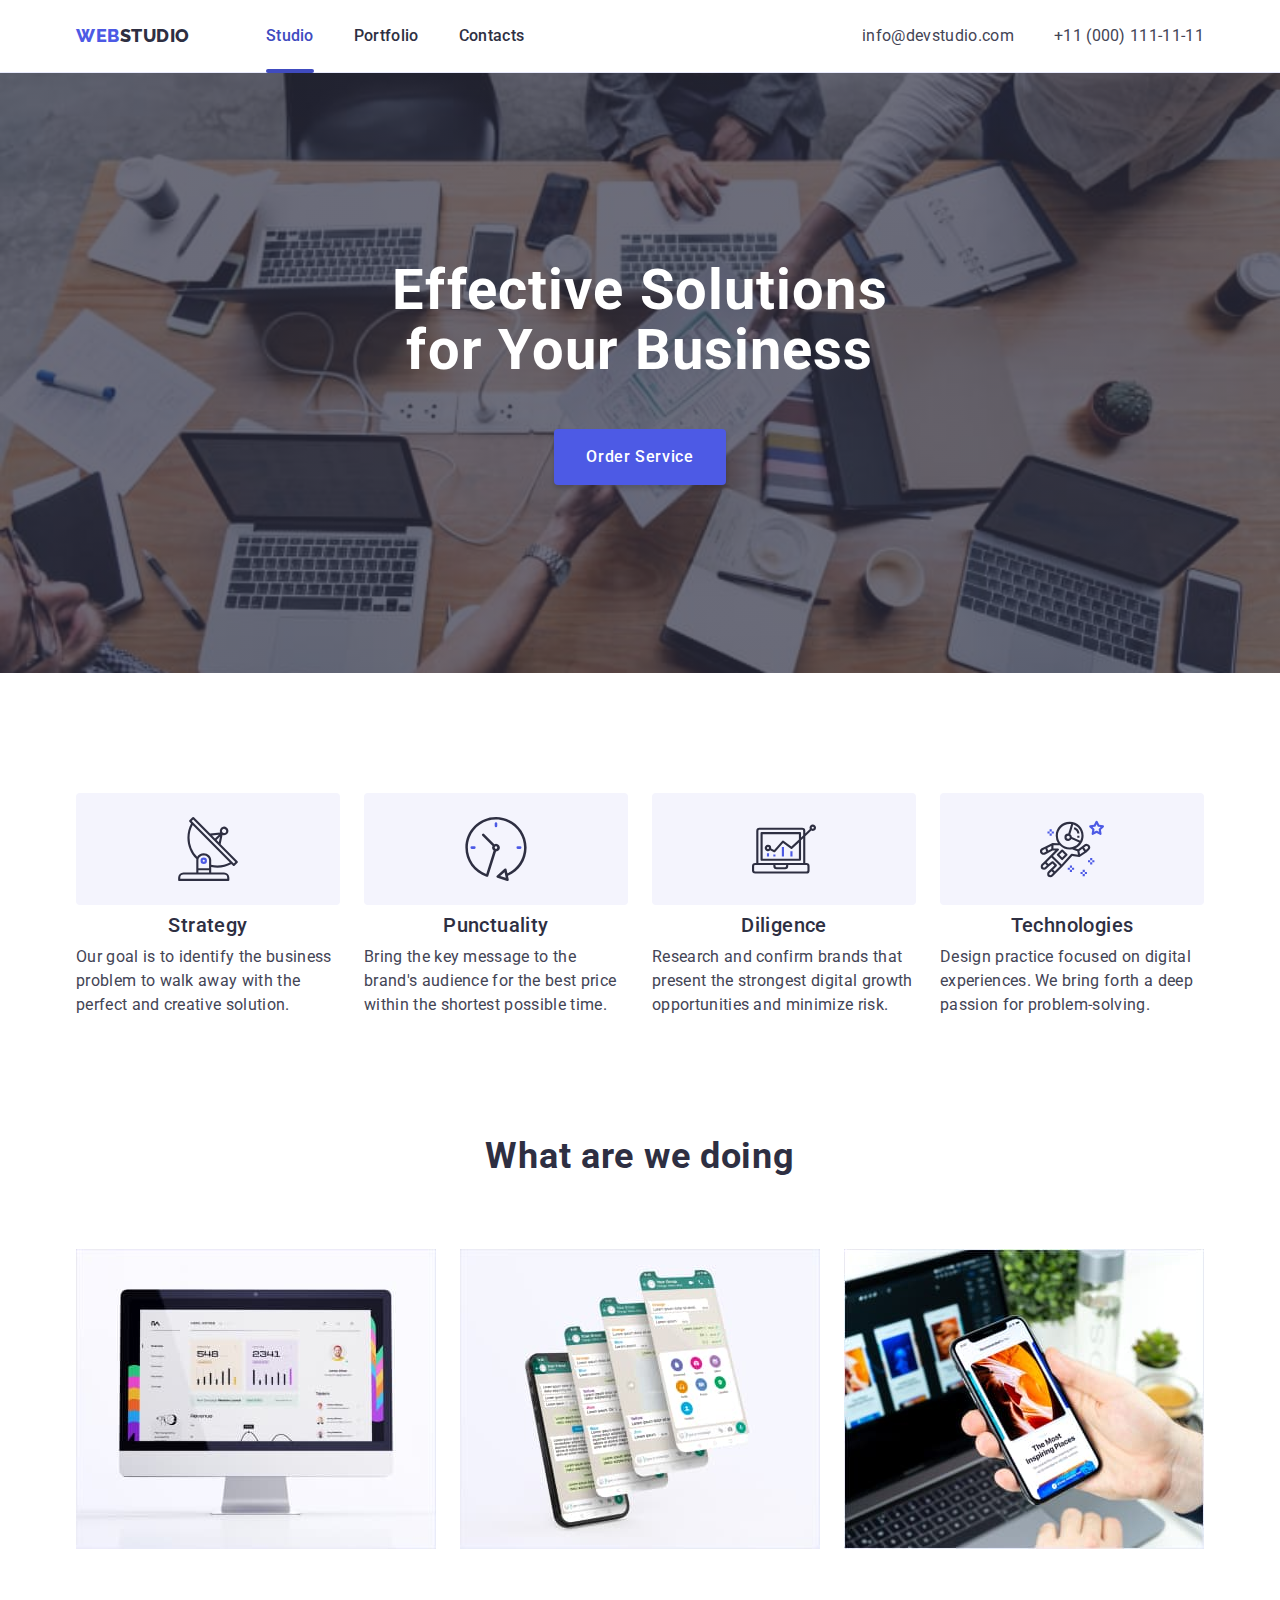
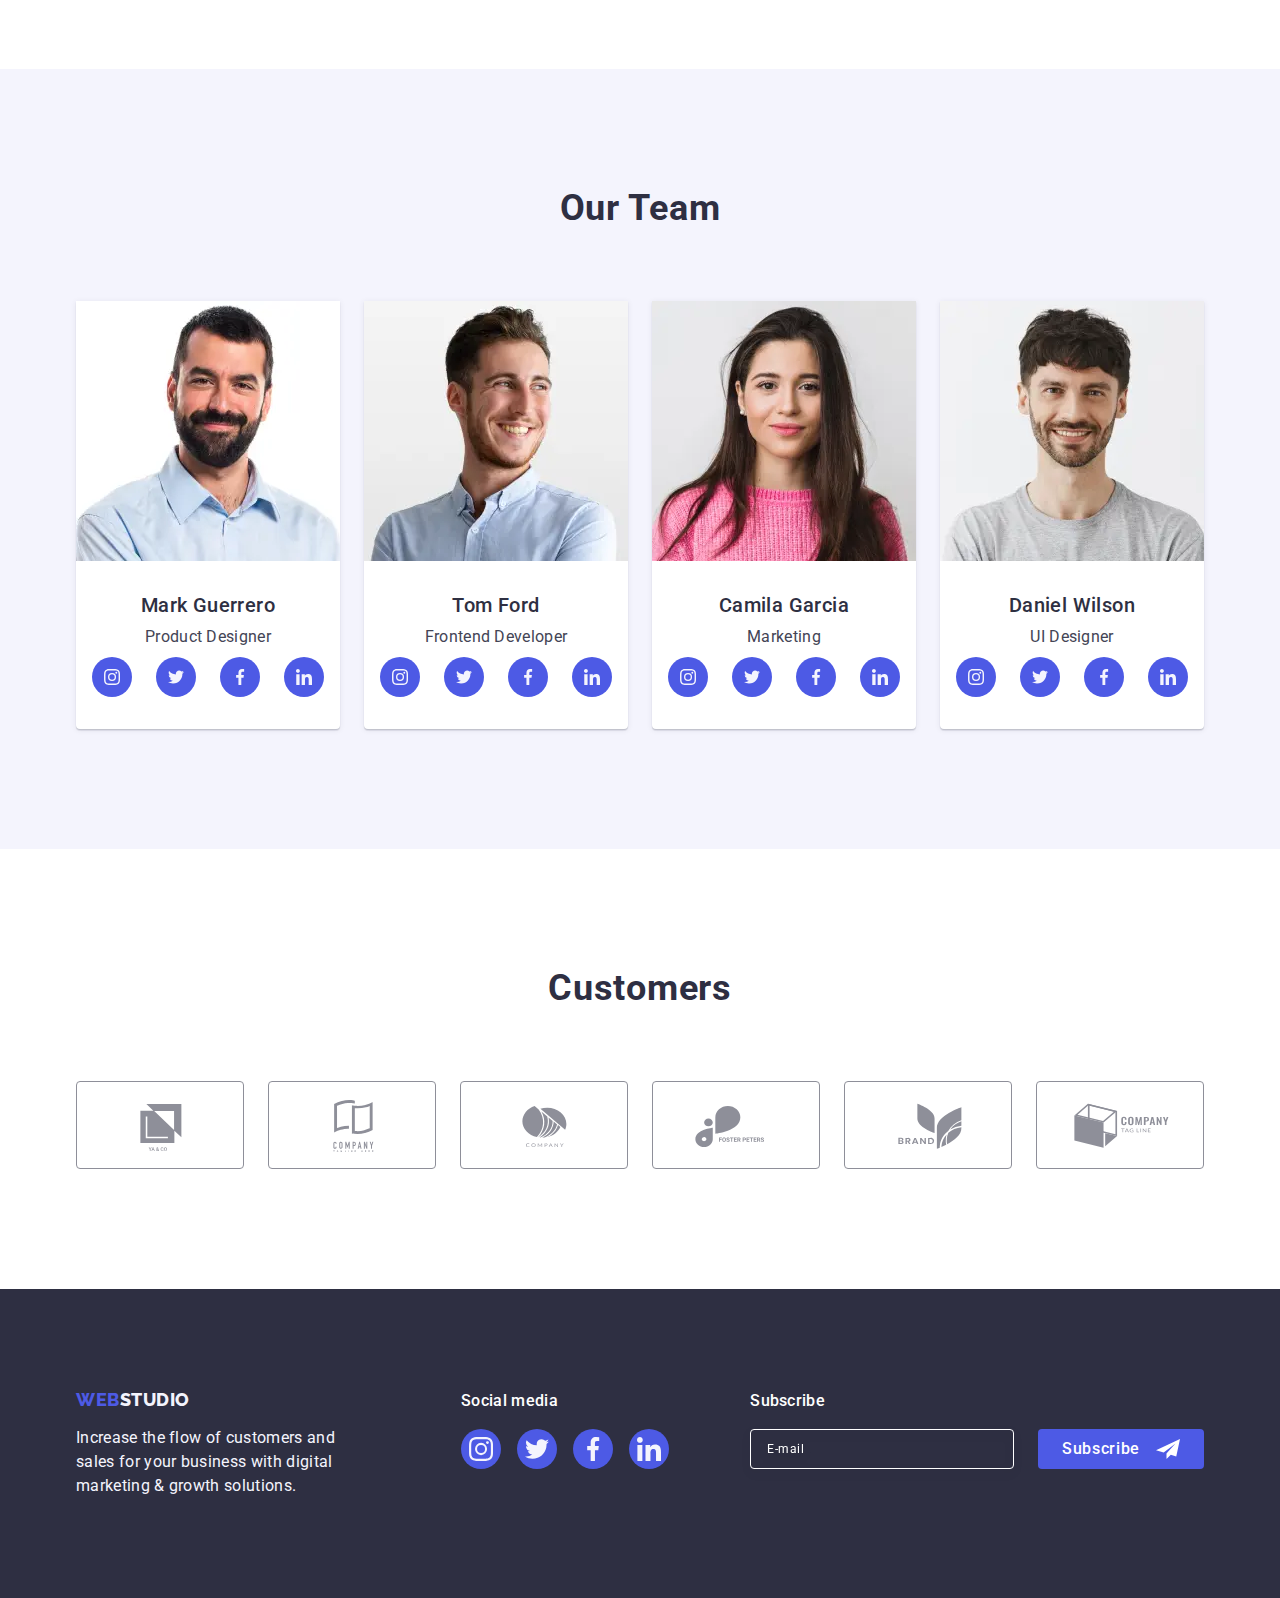
<file: index.html>
<!DOCTYPE html>
<html lang="en">
  <head>
    <meta charset="UTF-8" />
    <meta http-equiv="X-UA-Compatible" content="IE=edge" />
    <meta name="viewport" content="width=device-width, initial-scale=1.0" />
    <title>Web Studio</title>

    <link rel="preconnect" href="https://fonts.googleapis.com" />
    <link rel="preconnect" href="https://fonts.gstatic.com" crossorigin />
    <link
      href="https://fonts.googleapis.com/css2?family=Raleway:wght@800&family=Roboto:wght@400;500;700;900&display=swap"
      rel="stylesheet"
    />
    <link
      href="https://cdn.jsdelivr.net/npm/modern-normalize@2.0.0/modern-normalize.min.css"
      rel="stylesheet"
    />
    <link rel="stylesheet" href="./css/styles.css" />
    <link rel="stylesheet" href="./css/media.css" />
  </head>
  <body>
    <!-- Header -->
    <header class="header">
      <div class="container header-container">
        <nav class="navigation">
          <a href="./index.html" class="logo link logo-header"
            >Web<span class="logo-black">Studio</span></a
          >
          <ul class="list menu-list">
            <li class="menu-item">
              <a href="./index.html" class="nav-item link current-site"
                >Studio</a
              >
            </li>
            <li class="menu-item">
              <a href="./portfolio.html" class="nav-item link">Portfolio</a>
            </li>
            <li class="menu-item">
              <a href="" class="nav-item link">Contacts</a>
            </li>
          </ul>
        </nav>

        <address class="contacts">
          <ul class="list contact-list">
            <li class="contact-item">
              <a href="mailto:info@devstudio.com" class="contact link"
                >info@devstudio.com</a
              >
            </li>
            <li class="contact-item">
              <a href="tel:+110001111111" class="contact link"
                >+11 (000) 111-11-11</a
              >
            </li>
          </ul>
        </address>

        <button class="hamburger-btn js-open-menu" type="button">
          <svg class="hamburger-icon" width="32" height="22">
            <use href="./images/icons.svg#menu-hamburger"></use>
          </svg>
        </button>
      </div>

      <!-- mobile Menu -->
      <div class="mobile-menu js-menu-container">
        <div class="mob-menu-content">
          <button
            type="button"
            class="modal-close-btn menu-close-btn js-close-menu"
          >
            <svg class="modal-close-icon" width="8" height="8">
              <use href="./images/icons.svg#close-black-18dp-2-1"></use>
            </svg>
          </button>

          <nav class="mobile-nav">
            <ul class="list mob-menu-list">
              <li class="mob-menu-item">
                <a href="./index.html" class="mob-nav-item link current-site"
                  >Studio</a
                >
              </li>
              <li class="mob-menu-item">
                <a href="./portfolio.html" class="mob-nav-item link"
                  >Portfolio</a
                >
              </li>
              <li class="mob-menu-item">
                <a href="" class="mob-nav-item link">Contacts</a>
              </li>
            </ul>
          </nav>

          <div class="mobile-contacts">
            <address class="mob-menu-contacts">
              <ul class="list mob-contact-list">
                <li class="mob-contact-item">
                  <a href="tel:+110001111111" class="tel-contact link"
                    >+11 (000) 111-11-11</a
                  >
                </li>
                <li class="mob-contact-item">
                  <a href="mailto:info@devstudio.com" class="mail-contact link"
                    >info@devstudio.com</a
                  >
                </li>
              </ul>
            </address>

            <ul class="list mob-menu-sm">
              <li class="sm-item">
                <a class="link sm-link" href="">
                  <svg class="sm-icon" width="24" height="24">
                    <use href="./images/icons.svg#instagram"></use>
                  </svg>
                </a>
              </li>
              <li class="sm-item">
                <a class="link sm-link" href="">
                  <svg class="sm-icon" width="24" height="24">
                    <use href="./images/icons.svg#twitter"></use>
                  </svg>
                </a>
              </li>
              <li class="sm-item">
                <a class="link sm-link" href="">
                  <svg class="sm-icon" width="24" height="24">
                    <use href="./images/icons.svg#facebook"></use>
                  </svg>
                </a>
              </li>
              <li class="sm-item">
                <a class="link sm-link" href="">
                  <svg class="sm-icon" width="24" height="24">
                    <use href="./images/icons.svg#linkedin"></use>
                  </svg>
                </a>
              </li>
            </ul>
          </div>
        </div>
      </div>
    </header>

    <main>
      <!-- Hero -->
      <section class="hero overlay">
        <div class="container">
          <h1 class="hero-title">Effective Solutions for Your Business</h1>
          <button type="button" class="hero-button" data-modal-open>
            Order Service
          </button>
        </div>
      </section>

      <!-- Section Advantages -->
      <section class="advant-section">
        <div class="container">
          <h2 class="visually-hidden">Our Advantages</h2>

          <ul class="list advant-list">
            <li class="advant-item">
              <div class="thumb">
                <svg class="antenna-icon" width="64" height="64">
                  <use href="./images/icons.svg#antenna"></use>
                </svg>
              </div>
              <h3 class="advant-undertitle">Strategy</h3>
              <p class="advant-text">
                Our goal is to identify the business problem to walk away with
                the perfect and creative solution.
              </p>
            </li>
            <li class="advant-item">
              <div class="thumb">
                <svg class="clock-icon" width="64" height="64">
                  <use href="./images/icons.svg#clock"></use>
                </svg>
              </div>
              <h3 class="advant-undertitle">Punctuality</h3>
              <p class="advant-text">
                Bring the key message to the brand's audience for the best price
                within the shortest possible time.
              </p>
            </li>
            <li class="advant-item">
              <div class="thumb">
                <svg class="diagram-icon" width="64" height="64">
                  <use href="./images/icons.svg#diagram"></use>
                </svg>
              </div>
              <h3 class="advant-undertitle">Diligence</h3>
              <p class="advant-text">
                Research and confirm brands that present the strongest digital
                growth opportunities and minimize risk.
              </p>
            </li>
            <li class="advant-item">
              <div class="thumb">
                <svg class="astronaut-icon" width="64" height="64">
                  <use href="./images/icons.svg#astronaut"></use>
                </svg>
              </div>
              <h3 class="advant-undertitle">Technologies</h3>
              <p class="advant-text">
                Design practice focused on digital experiences. We bring forth a
                deep passion for problem-solving.
              </p>
            </li>
          </ul>
        </div>
      </section>

      <!-- Section WhatAreWeDoing -->
      <section class="what-doing-section">
        <div class="container">
          <h2 class="section-title">What are we doing</h2>
          <ul class="list what-doing-list">
            <li class="what-doing-item">
              <picture>
                <source
                  srcset="
                    ./images/what-doing-section/computer.webp    1x,
                    ./images/what-doing-section/computer@2x.webp 2x
                  "
                  media="(min-width: 1440px)"
                />
                <img
                  src="./images/what-doing-section/computer.jpg"
                  alt="IMac"
                  width="360"
                />
              </picture>
            </li>

            <li class="what-doing-item">
              <picture>
                <source
                  srcset="
                    ./images/what-doing-section/smartphones.webp    1x,
                    ./images/what-doing-section/smartphones@2x.webp 2x
                  "
                  media="(min-width: 1440px)"
                />
                <img
                  src="./images/what-doing-section/phone.jpg"
                  alt="Smartphone"
                  width="360"
                />
              </picture>
            </li>

            <li class="what-doing-item">
              <picture>
                <source
                  srcset="
                    ./images/what-doing-section/smartphone-in-hand.webp    1x,
                    ./images/what-doing-section/smartphone-in-hand@2x.webp 2x
                  "
                  media="(min-width: 1440px)"
                />
                <img
                  src="./images/what-doing-section/phone-laptop.jpg"
                  alt="A smartphone in the hand and laptop in the background"
                  width="360"
                />
              </picture>
            </li>
          </ul>
        </div>
      </section>

      <!-- Section Team -->
      <section class="team-section">
        <div class="container">
          <h2 class="section-title">Our Team</h2>
          <ul class="list team-list tablet-container">
            <!--  -->
            <li class="team-card">
              <picture>
                <source
                  srcset="
                    ./images/team/pers-one.webp    1x,
                    ./images/team/pers-one@2x.webp 2x
                  "
                />
                <img
                  src="./images/person-one.jpg"
                  alt="fist person"
                  width="264"
                />
              </picture>
              <div class="team-member">
                <h3 class="team-undertitle">Mark Guerrero</h3>
                <p class="team-text">Product Designer</p>
                <ul class="list team-sotialmedia">
                  <li class="team-sotialmedia-item">
                    <a class="team-sm-link link" href="">
                      <svg class="sotial-icon" width="16" height="16">
                        <use href="./images/icons.svg#instagram"></use>
                      </svg>
                    </a>
                  </li>
                  <li class="team-sotialmedia-item">
                    <a class="team-sm-link link" href="">
                      <svg class="sotial-icon" width="16" height="16">
                        <use href="./images/icons.svg#twitter"></use>
                      </svg>
                    </a>
                  </li>
                  <li class="team-sotialmedia-item">
                    <a class="team-sm-link link" href="">
                      <svg class="sotial-icon" width="16" height="16">
                        <use href="./images/icons.svg#facebook"></use>
                      </svg>
                    </a>
                  </li>
                  <li class="team-sotialmedia-item">
                    <a class="team-sm-link link" href="">
                      <svg class="sotial-icon" width="16" height="16">
                        <use href="./images/icons.svg#linkedin"></use>
                      </svg>
                    </a>
                  </li>
                </ul>
              </div>
            </li>
            <!--  -->
            <li class="team-card">
              <picture>
                <source
                  srcset="
                    ./images/team/pers-two.webp    1x,
                    ./images/team/pers-two@2x.webp 2x
                  "
                />
                <img
                  src="./images/person-two.jpg"
                  alt="second person"
                  width="264"
                />
              </picture>
              <div class="team-member">
                <h3 class="team-undertitle">Tom Ford</h3>
                <p class="team-text">Frontend Developer</p>
                <ul class="list team-sotialmedia">
                  <li class="team-sotialmedia-item">
                    <a class="team-sm-link link" href="">
                      <svg class="sotial-icon" width="16" height="16">
                        <use href="./images/icons.svg#instagram"></use>
                      </svg>
                    </a>
                  </li>
                  <li class="team-sotialmedia-item">
                    <a class="team-sm-link link" href="">
                      <svg class="sotial-icon" width="16" height="16">
                        <use href="./images/icons.svg#twitter"></use>
                      </svg>
                    </a>
                  </li>
                  <li class="team-sotialmedia-item">
                    <a class="team-sm-link link" href="">
                      <svg class="sotial-icon" width="16" height="16">
                        <use href="./images/icons.svg#facebook"></use>
                      </svg>
                    </a>
                  </li>
                  <li class="team-sotialmedia-item">
                    <a class="team-sm-link link" href="">
                      <svg class="sotial-icon" width="16" height="16">
                        <use href="./images/icons.svg#linkedin"></use>
                      </svg>
                    </a>
                  </li>
                </ul>
              </div>
            </li>
            <!--  -->
            <li class="team-card">
              <picture>
                <source
                  srcset="
                    ./images/team/pers-three.webp    1x,
                    ./images/team/pers-three@2x.webp 2x
                  "
                />
                <img
                  src="./images/person-three.jpg"
                  alt="third person"
                  width="264"
                />
              </picture>
              <div class="team-member">
                <h3 class="team-undertitle">Camila Garcia</h3>
                <p class="team-text">Marketing</p>
                <ul class="list team-sotialmedia">
                  <li class="team-sotialmedia-item">
                    <a class="team-sm-link link" href="">
                      <svg class="sotial-icon" width="16" height="16">
                        <use href="./images/icons.svg#instagram"></use>
                      </svg>
                    </a>
                  </li>
                  <li class="team-sotialmedia-item">
                    <a class="team-sm-link link" href="">
                      <svg class="sotial-icon" width="16" height="16">
                        <use href="./images/icons.svg#twitter"></use>
                      </svg>
                    </a>
                  </li>
                  <li class="team-sotialmedia-item">
                    <a class="team-sm-link link" href="">
                      <svg class="sotial-icon" width="16" height="16">
                        <use href="./images/icons.svg#facebook"></use>
                      </svg>
                    </a>
                  </li>
                  <li class="team-sotialmedia-item">
                    <a class="team-sm-link link" href="">
                      <svg class="sotial-icon" width="16" height="16">
                        <use href="./images/icons.svg#linkedin"></use>
                      </svg>
                    </a>
                  </li>
                </ul>
              </div>
            </li>
            <!--  -->
            <li class="team-card">
              <picture>
                <source
                  srcset="
                    ./images/team/pers-four.webp    1x,
                    ./images/team/pers-four@2x.webp 2x
                  "
                />
                <img
                  src="./images/person-four.jpg"
                  alt="fourth person"
                  width="264"
                />
              </picture>
              <div class="team-member">
                <h3 class="team-undertitle">Daniel Wilson</h3>
                <p class="team-text">UI Designer</p>
                <ul class="list team-sotialmedia">
                  <li class="team-sotialmedia-item">
                    <a class="team-sm-link link" href="">
                      <svg class="sotial-icon" width="16" height="16">
                        <use href="./images/icons.svg#instagram"></use>
                      </svg>
                    </a>
                  </li>
                  <li class="team-sotialmedia-item">
                    <a class="team-sm-link link" href="">
                      <svg class="sotial-icon" width="16" height="16">
                        <use href="./images/icons.svg#twitter"></use>
                      </svg>
                    </a>
                  </li>
                  <li class="team-sotialmedia-item">
                    <a class="team-sm-link link" href="">
                      <svg class="sotial-icon" width="16" height="16">
                        <use href="./images/icons.svg#facebook"></use>
                      </svg>
                    </a>
                  </li>
                  <li class="team-sotialmedia-item">
                    <a class="team-sm-link link" href="">
                      <svg class="sotial-icon" width="16" height="16">
                        <use href="./images/icons.svg#linkedin"></use>
                      </svg>
                    </a>
                  </li>
                </ul>
              </div>
            </li>
          </ul>
        </div>
      </section>

      <!-- Section Customers -->

      <section class="customers-section">
        <div class="container">
          <h2 class="section-title">Customers</h2>
          <ul class="list customers-list tablet-container">
            <li class="customers-item">
              <a class="link customers-link" href="">
                <svg class="customers-logo" width="104" height="56">
                  <use href="./images/icons.svg#logo-one"></use>
                </svg>
              </a>
            </li>
            <li class="customers-item">
              <a class="link customers-link" href="">
                <svg class="customers-logo" width="104" height="56">
                  <use href="./images/icons.svg#logo-two"></use>
                </svg>
              </a>
            </li>
            <li class="customers-item">
              <a class="link customers-link" href="">
                <svg class="customers-logo" width="104" height="56">
                  <use href="./images/icons.svg#logo-three"></use>
                </svg>
              </a>
            </li>
            <li class="customers-item">
              <a class="link customers-link" href="">
                <svg class="customers-logo" width="104" height="56">
                  <use href="./images/icons.svg#logo-four"></use>
                </svg>
              </a>
            </li>
            <li class="customers-item">
              <a class="link customers-link" href="">
                <svg class="customers-logo" width="104" height="56">
                  <use href="./images/icons.svg#logo-five"></use>
                </svg>
              </a>
            </li>
            <li class="customers-item">
              <a class="link customers-link" href="">
                <svg class="customers-logo" width="104" height="56">
                  <use href="./images/icons.svg#logo-six"></use>
                </svg>
              </a>
            </li>
          </ul>
        </div>
      </section>
    </main>

    <!-- Footer -->

    <footer class="footer">
      <div class="container footer-container tablet-container">
        <div class="logo-container">
          <a href="./index.html" class="logo link logo-footer"
            >Web<span class="logo-white">Studio</span></a
          >
          <p class="footer-text">
            Increase the flow of customers and sales for your business with
            digital marketing & growth solutions.
          </p>
        </div>

        <div class="sm-container">
          <p class="sm-text">Social media</p>
          <ul class="list sm-list">
            <li class="sm-item">
              <a class="link sm-link" href="">
                <svg class="sm-icon" width="24" height="24">
                  <use href="./images/icons.svg#instagram"></use>
                </svg>
              </a>
            </li>
            <li class="sm-item">
              <a class="link sm-link" href="">
                <svg class="sm-icon" width="24" height="24">
                  <use href="./images/icons.svg#twitter"></use>
                </svg>
              </a>
            </li>
            <li class="sm-item">
              <a class="link sm-link" href="">
                <svg class="sm-icon" width="24" height="24">
                  <use href="./images/icons.svg#facebook"></use>
                </svg>
              </a>
            </li>
            <li class="sm-item">
              <a class="link sm-link" href="">
                <svg class="sm-icon" width="24" height="24">
                  <use href="./images/icons.svg#linkedin"></use>
                </svg>
              </a>
            </li>
          </ul>
        </div>

        <div class="subscribe-container">
          <p class="sm-text">Subscribe</p>
          <form class="subscribe-form">
            <label class="subscribe-label">
              <input
                class="subscribe-input"
                type="email"
                name="user-email"
                placeholder="E-mail"
              />
            </label>
            <button class="subscribe-btn" type="submit">
              Subscribe
              <svg class="subscribe-icon" width="24" height="24">
                <use href="./images/icons.svg#subscribe"></use>
              </svg>
            </button>
          </form>
        </div>
      </div>
    </footer>

    <!-- Backdrop Modal -->

    <div class="backdrop is-hidden" data-modal>
      <div class="modal">
        <button type="button" class="modal-close-btn" data-modal-close>
          <svg class="modal-close-icon" width="8" height="8">
            <use href="./images/icons.svg#close-black-18dp-2-1"></use>
          </svg>
        </button>

        <p class="modal-title">Leave your contacts and we will call you back</p>

        <form class="contact-form">
          <div class="form-field">
            <label class="user-info-label" for="user-name">Name</label>
            <div class="form-input">
              <input
                class="input-field"
                type="text"
                name="user-name"
                id="user-name"
              />
              <svg class="user-info-icon" width="18" height="24">
                <use href="./images/icons.svg#person"></use>
              </svg>
            </div>
          </div>

          <div class="form-field">
            <label class="user-info-label" for="phone">Phone</label>
            <div class="form-input">
              <input
                class="input-field"
                type="tel"
                name="user-number"
                id="phone"
              />
              <svg class="user-info-icon" width="18" height="24">
                <use href="./images/icons.svg#phone"></use>
              </svg>
            </div>
          </div>

          <div class="form-field">
            <label class="user-info-label" for="email">Email</label>
            <div class="form-input">
              <input
                class="input-field"
                type="email"
                name="user-mail"
                id="email"
              />
              <svg class="user-info-icon" width="18" height="24">
                <use href="./images/icons.svg#email"></use>
              </svg>
            </div>
          </div>

          <div class="comment-container">
            <label class="user-info-label" for="user-comment">Comment</label>
            <textarea
              class="input-field comment-field"
              name="user-comment"
              id="user-comment"
              placeholder="Text input"
            ></textarea>
          </div>

          <div class="privacy-policy">
            <input
              class="check-input visually-hidden"
              id="user-privacy"
              type="checkbox"
              name="user-privacy"
              value="true"
              required
            />
            <label class="check-label" for="user-privacy">
              <span class="new-checkbox">
                <svg class="check-icon" width="10" height="8">
                  <use href="./images/icons.svg#check"></use>
                </svg>
              </span>

              I accept the terms and conditions of the
              <a class="check-link" href="#">Privacy Policy</a>
            </label>
          </div>

          <button class="modal-submit-btn" type="submit">Send</button>
        </form>
      </div>
    </div>
    <script src="./js/modal.js"></script>
    <script src="./js/modal-menu.js"></script>
  </body>
</html>
</file>
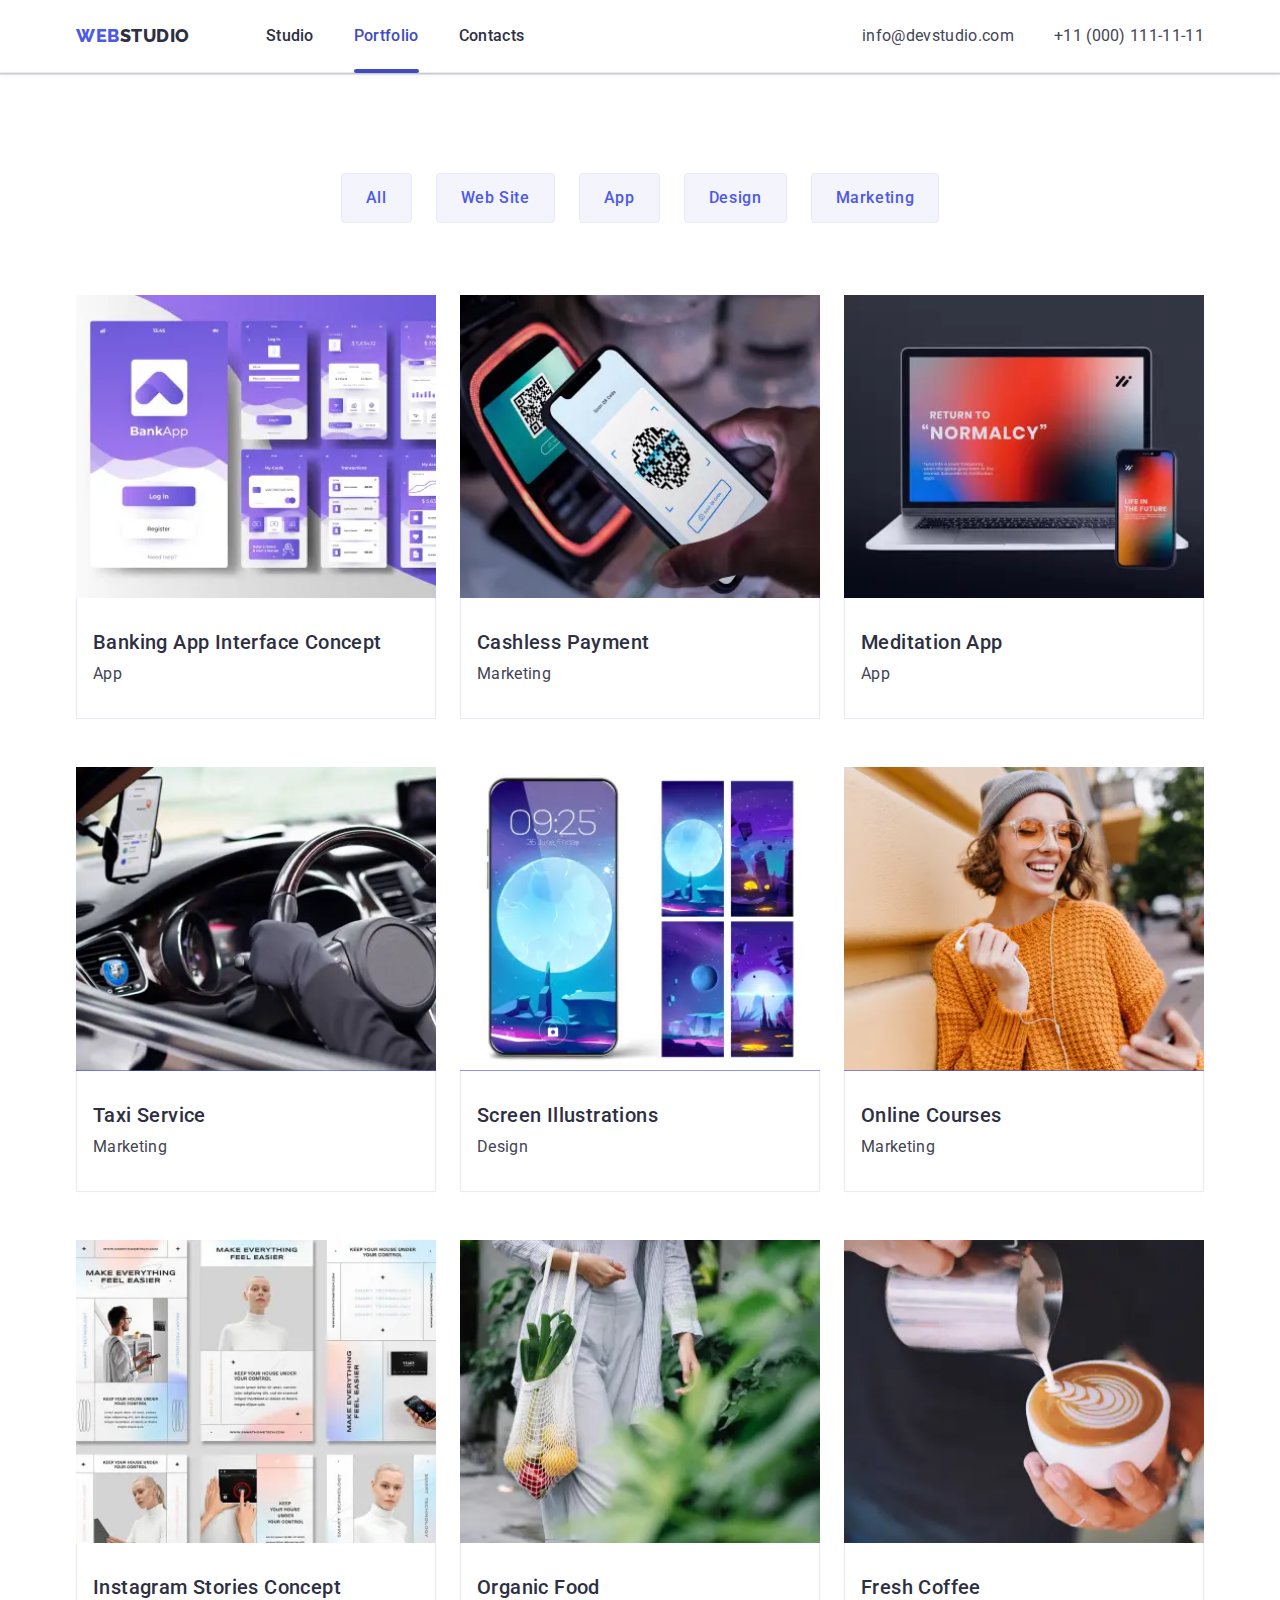
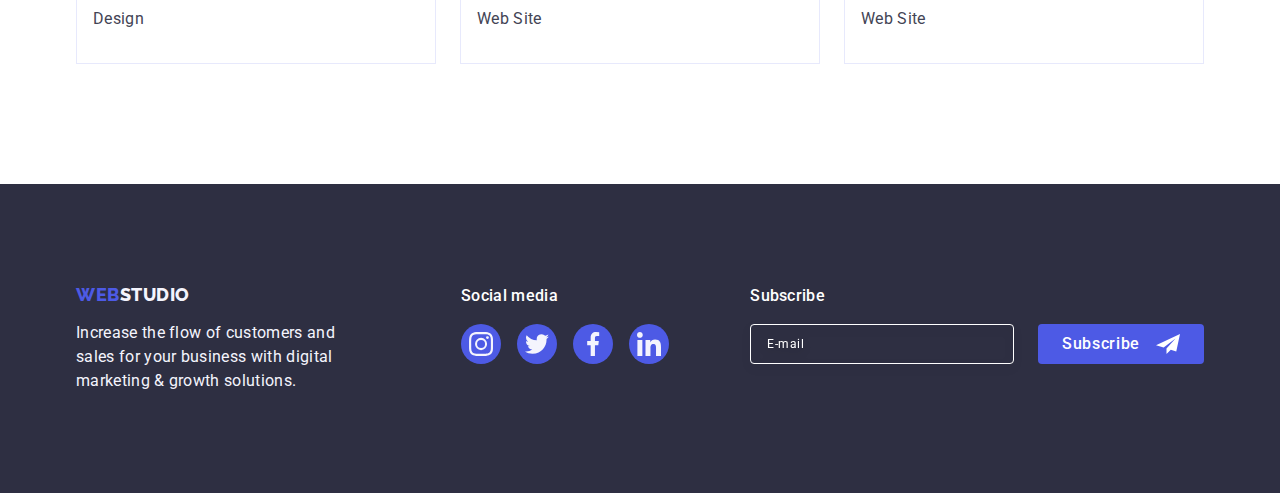
<file: portfolio.html>
<!DOCTYPE html>
<html lang="en">
  <head>
    <meta charset="UTF-8" />
    <meta http-equiv="X-UA-Compatible" content="IE=edge" />
    <meta name="viewport" content="width=device-width, initial-scale=1.0" />
    <title>Portfolio</title>
    <link rel="preconnect" href="https://fonts.googleapis.com" />
    <link rel="preconnect" href="https://fonts.gstatic.com" crossorigin />
    <link
      href="https://fonts.googleapis.com/css2?family=Raleway:wght@800&family=Roboto:wght@400;500;700;900&display=swap"
      rel="stylesheet"
    />
    <link
      href="https://cdn.jsdelivr.net/npm/modern-normalize@2.0.0/modern-normalize.min.css"
      rel="stylesheet"
    />

    <link rel="stylesheet" href="./css/styles.css" />
    <link rel="stylesheet" href="./css/media.css" />
  </head>
  <body>
    <!-- Header -->
    <header class="header">
      <div class="container header-container">
        <nav class="navigation">
          <a href="./index.html" class="logo link logo-header"
            >Web<span class="logo-black">Studio</span></a
          >
          <ul class="list menu-list">
            <li class="menu-item">
              <a href="./index.html" class="nav-item link">Studio</a>
            </li>
            <li class="menu-item">
              <a href="./portfolio.html" class="nav-item link current-site"
                >Portfolio</a
              >
            </li>
            <li class="menu-item">
              <a href="" class="nav-item link">Contacts</a>
            </li>
          </ul>
        </nav>

        <address class="contacts">
          <ul class="list contact-list">
            <li>
              <a href="mailto:info@devstudio.com" class="contact link"
                >info@devstudio.com</a
              >
            </li>
            <li>
              <a href="tel:+110001111111" class="contact link"
                >+11 (000) 111-11-11</a
              >
            </li>
          </ul>
        </address>

        <button class="hamburger-btn js-open-menu" type="button">
          <svg class="hamburger-icon" width="32" height="22">
            <use href="./images/icons.svg#menu-hamburger"></use>
          </svg>
        </button>
      </div>

      <!-- mobile Menu -->
      <div class="mobile-menu js-menu-container">
        <div class="mob-menu-content">
          <button
            type="button"
            class="modal-close-btn menu-close-btn js-close-menu"
          >
            <svg class="modal-close-icon" width="8" height="8">
              <use href="./images/icons.svg#close-black-18dp-2-1"></use>
            </svg>
          </button>

          <nav class="mobile-nav">
            <ul class="list mob-menu-list">
              <li class="mob-menu-item">
                <a href="./index.html" class="mob-nav-item link">Studio</a>
              </li>
              <li class="mob-menu-item">
                <a
                  href="./portfolio.html"
                  class="mob-nav-item link current-site"
                  >Portfolio</a
                >
              </li>
              <li class="mob-menu-item">
                <a href="" class="mob-nav-item link">Contacts</a>
              </li>
            </ul>
          </nav>

          <div class="mobile-contacts">
            <address class="mob-menu-contacts">
              <ul class="list mob-contact-list">
                <li class="mob-contact-item">
                  <a href="tel:+110001111111" class="tel-contact link"
                    >+11 (000) 111-11-11</a
                  >
                </li>
                <li class="mob-contact-item">
                  <a href="mailto:info@devstudio.com" class="mail-contact link"
                    >info@devstudio.com</a
                  >
                </li>
              </ul>
            </address>

            <ul class="list mob-menu-sm">
              <li class="sm-item">
                <a class="link sm-link" href="">
                  <svg class="sm-icon" width="24" height="24">
                    <use href="./images/icons.svg#instagram"></use>
                  </svg>
                </a>
              </li>
              <li class="sm-item">
                <a class="link sm-link" href="">
                  <svg class="sm-icon" width="24" height="24">
                    <use href="./images/icons.svg#twitter"></use>
                  </svg>
                </a>
              </li>
              <li class="sm-item">
                <a class="link sm-link" href="">
                  <svg class="sm-icon" width="24" height="24">
                    <use href="./images/icons.svg#facebook"></use>
                  </svg>
                </a>
              </li>
              <li class="sm-item">
                <a class="link sm-link" href="">
                  <svg class="sm-icon" width="24" height="24">
                    <use href="./images/icons.svg#linkedin"></use>
                  </svg>
                </a>
              </li>
            </ul>
          </div>
        </div>
      </div>
    </header>

    <main>
      <section class="portfolio-section">
        <div class="container">
          <h1 hidden class="visually-hidden">Projects</h1>

          <ul class="list buttons-list">
            <li><button type="button" class="button">All</button></li>
            <li><button type="button" class="button">Web Site</button></li>
            <li><button type="button" class="button">App</button></li>
            <li><button type="button" class="button">Design</button></li>
            <li><button type="button" class="button">Marketing</button></li>
          </ul>

          <!-- Projects -->
          <ul class="list projects-list">
            <li class="projects-item">
              <a class="link project-link" href="#">
                <div class="prod-thumb">
                  <picture>
                    <source
                      srcset="
                        ./images/portfolio/banking-app.webp    1x,
                        ./images/portfolio/banking-app@2x.webp 2x
                      "
                      media="(min-width: 1440px)"
                    />
                    <source
                      srcset="
                        ./images/portfolio/t-banking-app.webp    1x,
                        ./images/portfolio/t-banking-app@2x.webp 2x
                      "
                      media="(min-width: 768px)"
                    />
                    <source
                      srcset="
                        ./images/portfolio/m-banking-app.webp    1x,
                        ./images/portfolio/m-banking-app@2x.webp 2x
                      "
                      media="(max-width: 767px)"
                    />
                    <img
                      src="./images/banking.jpg"
                      alt="App Interface"
                      width="360"
                      height="300"
                    />
                  </picture>

                  <p class="prod-hover-text">
                    14 Stylish and User-Friendly App Design Concepts · Task
                    Manager App · Calorie Tracker App · Exotic Fruit Ecommerce
                    App · Cloud Storage App
                  </p>
                </div>
                <div class="projects-container">
                  <h2 class="project-title">Banking App Interface Concept</h2>
                  <p class="project-text">App</p>
                </div>
              </a>
            </li>
            <li class="projects-item">
              <a class="link project-link" href="#">
                <div class="prod-thumb">
                  <picture>
                    <source
                      srcset="
                        ./images/portfolio/payment.webp    1x,
                        ./images/portfolio/payment@2x.webp 2x
                      "
                      media="(min-width: 1440px)"
                    />
                    <source
                      srcset="
                        ./images/portfolio/t-payment.webp    1x,
                        ./images/portfolio/t-payment@2x.webp 2x
                      "
                      media="(min-width: 768px)"
                    />
                    <source
                      srcset="
                        ./images/portfolio/m-payment.webp    1x,
                        ./images/portfolio/m-payment@2x.webp 2x
                      "
                      media="(max-width: 767px)"
                    />
                    <img
                      src="./images/payment.jpg"
                      alt="Phone and terminal"
                      width="360"
                      height="300"
                    />
                  </picture>

                  <p class="prod-hover-text">
                    14 Stylish and User-Friendly App Design Concepts · Task
                    Manager App · Calorie Tracker App · Exotic Fruit Ecommerce
                    App · Cloud Storage App
                  </p>
                </div>
                <div class="projects-container">
                  <h2 class="project-title">Cashless Payment</h2>
                  <p class="project-text">Marketing</p>
                </div>
              </a>
            </li>
            <li class="projects-item">
              <a class="link project-link" href="#">
                <div class="prod-thumb">
                  <picture>
                    <source
                      srcset="
                        ./images/portfolio/meditation-app.webp    1x,
                        ./images/portfolio/meditation-app@2x.webp 2x
                      "
                      media="(min-width: 1440px)"
                    />
                    <source
                      srcset="
                        ./images/portfolio/t-meditation-app.webp    1x,
                        ./images/portfolio/t-meditation-app@2x.webp 2x
                      "
                      media="(min-width: 768px)"
                    />
                    <source
                      srcset="
                        ./images/portfolio/m-meditation-app.webp    1x,
                        ./images/portfolio/m-meditation-app@2x.webp 2x
                      "
                      media="(max-width: 767px)"
                    />
                    <img
                      src="./images/meditation.jpg"
                      alt="Notebook"
                      width="360"
                      height="300"
                    />
                  </picture>

                  <p class="prod-hover-text">
                    14 Stylish and User-Friendly App Design Concepts · Task
                    Manager App · Calorie Tracker App · Exotic Fruit Ecommerce
                    App · Cloud Storage App
                  </p>
                </div>
                <div class="projects-container">
                  <h2 class="project-title">Meditation App</h2>
                  <p class="project-text">App</p>
                </div>
              </a>
            </li>
            <li class="projects-item">
              <a class="link project-link" href="#">
                <div class="prod-thumb">
                  <picture>
                    <source
                      srcset="
                        ./images/portfolio/taxi-service.webp    1x,
                        ./images/portfolio/taxi-service@2x.webp 2x
                      "
                      media="(min-width: 1440px)"
                    />
                    <source
                      srcset="
                        ./images/portfolio/t-taxi-service.webp    1x,
                        ./images/portfolio/t-taxi-service@2x.webp 2x
                      "
                      media="(min-width: 768px)"
                    />
                    <source
                      srcset="
                        ./images/portfolio/m-taxi-service.webp    1x,
                        ./images/portfolio/m-taxi-service@2x.webp 2x
                      "
                      media="(max-width: 767px)"
                    />
                    <img
                      src="./images/taxi-service.jpg"
                      alt="Car interior"
                      width="360"
                      height="300"
                    />
                  </picture>

                  <p class="prod-hover-text">
                    14 Stylish and User-Friendly App Design Concepts · Task
                    Manager App · Calorie Tracker App · Exotic Fruit Ecommerce
                    App · Cloud Storage App
                  </p>
                </div>
                <div class="projects-container">
                  <h2 class="project-title">Taxi Service</h2>
                  <p class="project-text">Marketing</p>
                </div>
              </a>
            </li>
            <li class="projects-item">
              <a class="link project-link" href="#">
                <div class="prod-thumb">
                  <picture>
                    <source
                      srcset="
                        ./images/portfolio/screen-illustrations.webp    1x,
                        ./images/portfolio/screen-illustrations@2x.webp 2x
                      "
                      media="(min-width: 1440px)"
                    />
                    <source
                      srcset="
                        ./images/portfolio/t-screen-illustrations.webp    1x,
                        ./images/portfolio/t-screen-illustrations@2x.webp 2x
                      "
                      media="(min-width: 768px)"
                    />
                    <source
                      srcset="
                        ./images/portfolio/m-screen-illustrations.webp    1x,
                        ./images/portfolio/m-screen-illustrations@2x.webp 2x
                      "
                      media="(max-width: 767px)"
                    />
                    <img
                      src="./images/illustrations.jpg"
                      alt="Illustrations on smartphone"
                      width="360"
                      height="300"
                    />
                  </picture>

                  <p class="prod-hover-text">
                    14 Stylish and User-Friendly App Design Concepts · Task
                    Manager App · Calorie Tracker App · Exotic Fruit Ecommerce
                    App · Cloud Storage App
                  </p>
                </div>
                <div class="projects-container">
                  <h2 class="project-title">Screen Illustrations</h2>
                  <p class="project-text">Design</p>
                </div>
              </a>
            </li>
            <li class="projects-item">
              <a class="link project-link" href="#">
                <div class="prod-thumb">
                  <picture>
                    <source
                      srcset="
                        ./images/portfolio/online-courses.webp    1x,
                        ./images/portfolio/online-courses@2x.webp 2x
                      "
                      media="(min-width: 1440px)"
                    />
                    <source
                      srcset="
                        ./images/portfolio/t-online-courses.webp    1x,
                        ./images/portfolio/t-online-courses@2x.webp 2x
                      "
                      media="(min-width: 768px)"
                    />
                    <source
                      srcset="
                        ./images/portfolio/m-online-courses.webp    1x,
                        ./images/portfolio/m-online-courses@2x.webp 2x
                      "
                      media="(max-width: 767px)"
                    />
                    <img
                      src="./images/courses.jpg"
                      alt="A woman with phone"
                      width="360"
                      height="300"
                    />
                  </picture>

                  <p class="prod-hover-text">
                    14 Stylish and User-Friendly App Design Concepts · Task
                    Manager App · Calorie Tracker App · Exotic Fruit Ecommerce
                    App · Cloud Storage App
                  </p>
                </div>
                <div class="projects-container">
                  <h2 class="project-title">Online Courses</h2>
                  <p class="project-text">Marketing</p>
                </div>
              </a>
            </li>
            <li class="projects-item">
              <a class="link project-link" href="#">
                <div class="prod-thumb">
                  <picture>
                    <source
                      srcset="
                        ./images/portfolio/instagram-stories.webp    1x,
                        ./images/portfolio/instagram-stories@2x.webp 2x
                      "
                      media="(min-width: 1440px)"
                    />
                    <source
                      srcset="
                        ./images/portfolio/t-instagram-stories.webp    1x,
                        ./images/portfolio/t-instagram-stories@2x.webp 2x
                      "
                      media="(min-width: 768px)"
                    />
                    <source
                      srcset="
                        ./images/portfolio/m-instagram-stories.webp    1x,
                        ./images/portfolio/m-instagram-stories@2x.webp 2x
                      "
                      media="(max-width: 767px)"
                    />
                    <img
                      src="./images/stories-concept.jpg"
                      alt="Stories design example"
                      width="360"
                      height="300"
                    />
                  </picture>

                  <p class="prod-hover-text">
                    14 Stylish and User-Friendly App Design Concepts · Task
                    Manager App · Calorie Tracker App · Exotic Fruit Ecommerce
                    App · Cloud Storage App
                  </p>
                </div>
                <div class="projects-container">
                  <h2 class="project-title">Instagram Stories Concept</h2>
                  <p class="project-text">Design</p>
                </div>
              </a>
            </li>
            <li class="projects-item">
              <a class="link project-link" href="#">
                <div class="prod-thumb">
                  <picture>
                    <source
                      srcset="
                        ./images/portfolio/organic-food.webp    1x,
                        ./images/portfolio/organic-food@2x.webp 2x
                      "
                      media="(min-width: 1440px)"
                    />
                    <source
                      srcset="
                        ./images/portfolio/t-organic-food.webp    1x,
                        ./images/portfolio/t-organic-food@2x.webp 2x
                      "
                      media="(min-width: 768px)"
                    />
                    <source
                      srcset="
                        ./images/portfolio/m-organic-food.webp    1x,
                        ./images/portfolio/m-organic-food@2x.webp 2x
                      "
                      media="(max-width: 767px)"
                    />
                    <img
                      src="./images/food.jpg"
                      alt="Woman with vegetables"
                      width="360"
                      height="300"
                    />
                  </picture>

                  <p class="prod-hover-text">
                    14 Stylish and User-Friendly App Design Concepts · Task
                    Manager App · Calorie Tracker App · Exotic Fruit Ecommerce
                    App · Cloud Storage App
                  </p>
                </div>
                <div class="projects-container">
                  <h2 class="project-title">Organic Food</h2>
                  <p class="project-text">Web Site</p>
                </div>
              </a>
            </li>
            <li class="projects-item">
              <a class="link project-link" href="#">
                <div class="prod-thumb">
                  <picture>
                    <source
                      srcset="
                        ./images/portfolio/fresh-coffee.webp    1x,
                        ./images/portfolio/fresh-coffee@2x.webp 2x
                      "
                      media="(min-width: 1440px)"
                    />
                    <source
                      srcset="
                        ./images/portfolio/t-fresh-coffee.webp    1x,
                        ./images/portfolio/t-fresh-coffee@2x.webp 2x
                      "
                      media="(min-width: 768px)"
                    />
                    <source
                      srcset="
                        ./images/portfolio/m-fresh-coffee.webp    1x,
                        ./images/portfolio/m-fresh-coffee@2x.webp 2x
                      "
                      media="(max-width: 767px)"
                    />
                    <img
                      src="./images/coffee.jpg"
                      alt="Latte art"
                      width="360"
                      height="300"
                    />
                  </picture>

                  <p class="prod-hover-text">
                    14 Stylish and User-Friendly App Design Concepts · Task
                    Manager App · Calorie Tracker App · Exotic Fruit Ecommerce
                    App · Cloud Storage App
                  </p>
                </div>
                <div class="projects-container">
                  <h2 class="project-title">Fresh Coffee</h2>
                  <p class="project-text">Web Site</p>
                </div>
              </a>
            </li>
          </ul>
        </div>
      </section>
      <script src="./js/modal-menu.js"></script>
    </main>

    <!-- Footer -->

    <footer class="footer">
      <div class="container footer-container tablet-container">
        <div class="logo-container">
          <a href="./index.html" class="logo link logo-footer"
            >Web<span class="logo-white">Studio</span></a
          >
          <p class="footer-text">
            Increase the flow of customers and sales for your business with
            digital marketing & growth solutions.
          </p>
        </div>

        <div class="sm-container">
          <p class="sm-text">Social media</p>
          <ul class="list sm-list">
            <li class="sm-item">
              <a class="link sm-link" href="">
                <svg class="sm-icon" width="24" height="24">
                  <use href="./images/icons.svg#instagram"></use>
                </svg>
              </a>
            </li>
            <li class="sm-item">
              <a class="link sm-link" href="">
                <svg class="sm-icon" width="24" height="24">
                  <use href="./images/icons.svg#twitter"></use>
                </svg>
              </a>
            </li>
            <li class="sm-item">
              <a class="link sm-link" href="">
                <svg class="sm-icon" width="24" height="24">
                  <use href="./images/icons.svg#facebook"></use>
                </svg>
              </a>
            </li>
            <li class="sm-item">
              <a class="link sm-link" href="">
                <svg class="sm-icon" width="24" height="24">
                  <use href="./images/icons.svg#linkedin"></use>
                </svg>
              </a>
            </li>
          </ul>
        </div>

        <div class="subscribe-container">
          <p class="sm-text">Subscribe</p>
          <form class="subscribe-form">
            <label class="subscribe-label">
              <input
                class="subscribe-input"
                type="email"
                name="user-email"
                placeholder="E-mail"
              />
            </label>
            <button class="subscribe-btn" type="submit">
              Subscribe
              <svg class="subscribe-icon" width="24" height="24">
                <use href="./images/icons.svg#subscribe"></use>
              </svg>
            </button>
          </form>
        </div>
      </div>
    </footer>
  </body>
</html>
</file>
<file: css/styles.css>
:root {
  --text-color: #434455;
  --title-color: #2e2f42;
  --dark-background: #2e2f42;
  --borders-color: #e7e9fc;
  --middle-background: #f4f4fd;
  --accent-color: #4d5ae5;
  --button-hover: #404bbf;
  --white-color: #ffffff;
  --icon-bg: #f4f4fd;
  --footer-hover: #31d0aa;
  --customers-logo: #8e8f99;

  --transition: 250ms cubic-bezier(0.4, 0, 0.2, 1);
}

/*! Main */

body {
  font-family: "Roboto", sans-serif;
  font-size: 16px;
  line-height: 1.5;
  letter-spacing: 0.02em;
  color: var(--text-color);
  background-color: var(--white-color);
}

.list {
  list-style: none;
}

.link {
  text-decoration: none;
}

h1,
h2,
h3,
p {
  margin-top: 0;
  margin-bottom: 0;
}

ul {
  margin-top: 0;
  margin-bottom: 0;
  padding-left: 0;
}

img {
  display: block;
  max-width: 100%;
  height: auto;
}

.container {
  margin-left: auto;
  margin-right: auto;
  max-width: 426px;
  width: 100%;
  padding-right: 16px;
  padding-left: 16px;
}

.section-title {
  margin-bottom: 72px;
  text-align: center;

  letter-spacing: 0.02em;
  font-size: 36px;
  line-height: 1.11;
  color: var(--title-color);
}

.visually-hidden {
  position: absolute;
  white-space: nowrap;
  width: 1px;
  height: 1px;
  overflow: hidden;
  border: 0;
  padding: 0;
  clip: rect(0 0 0 0);
  clip-path: inset(50%);
  margin: -1px;
}

/* Header */

.header {
  border-bottom: 1px solid var(--borders-color);
  box-shadow: 0px 2px 1px rgba(46, 47, 66, 0.08),
    0px 1px 1px rgba(46, 47, 66, 0.16), 0px 1px 6px rgba(46, 47, 66, 0.08);
}

.navigation {
  display: flex;
  align-items: center;
}

.menu-list {
  display: none;
}

.header-container {
  display: flex;
  align-items: center;
}

.logo {
  margin-right: 76px;

  font-family: "Raleway", sans-serif;
  font-weight: 800;
  font-size: 18px;
  line-height: 1.17;
  letter-spacing: 0.03em;
  text-transform: uppercase;
  color: var(--accent-color);
}
.logo-black {
  color: var(--title-color);
}
.logo-white {
  color: var(--middle-background);
}

.nav-item {
  position: relative;
  padding: 24px 0;

  display: block;
  font-family: inherit;
  font-style: normal;
  font-weight: 500;
  font-size: 16px;
  line-height: 1.5;
  letter-spacing: 0.02em;
  color: var(--title-color);

  transition: color var(--transition);
}

.nav-item.current-site::after {
  content: "";
  position: absolute;
  left: 0;
  bottom: -1px;

  height: 4px;
  width: 100%;
  border-radius: 2px;
  background-color: var(--button-hover);
}

.nav-item:hover,
.nav-item:focus,
.current-site {
  color: var(--button-hover);
}

.contact {
  font-family: inherit;
  font-style: normal;
  font-size: 16px;
  line-height: 1.5;
  letter-spacing: 0.02em;
  color: var(--text-color);

  transition: color var(--transition);
}
.contact:hover,
.contact:focus {
  color: var(--button-hover);
}

.contact-list {
  display: flex;
  gap: 40px;
}

.contacts {
  margin-left: auto;
}

.hamburger-btn {
  margin: 0;
  height: 22px;
  background-color: transparent;
  border: none;
}

.hamburger-icon {
  stroke: var(--dark-background);
}

/* Mobile-Menu */

.modal-close-btn.menu-close-btn {
  background-color: transparent;
}
.mobile-menu {
  position: fixed;
  width: 100%;
  height: 100%;
  top: 0;
  left: 0;
  z-index: 10;

  background-color: #fff;

  transform: translateY(-100%);
  transition: transform var(--transition);
}

.mobile-menu.is-open {
  transform: translateY(0);
}

.mob-menu-content {
  position: relative;
  display: flex;
  flex-direction: column;

  padding: 80px 35px 40px 40px;
  max-width: 428px;
  height: 100%;

  margin-left: auto;
  margin-right: auto;
}

.tel-contact {
  display: inline-block;
  margin-bottom: 40px;
  font-style: normal;
  font-weight: 700;
  font-size: 36px;
  line-height: 1.11;
  letter-spacing: 0.02em;
  color: var(--accent-color);
}

.mail-contact {
  display: inline-block;
  margin-bottom: 48px;

  font-style: normal;
  font-weight: 500;
  font-size: 20px;
  line-height: 1.2;
  letter-spacing: 0.02em;
  color: var(--text-color);
}

.mail-contact:hover,
.tel-contact:hover {
  color: var(--button-hover);
}

.mob-menu-item {
  padding-bottom: 40px;
}

.mob-nav-item {
  font-weight: 700;
  font-size: 36px;
  line-height: 1.11;
  letter-spacing: 0.02em;
  color: var(--title-color);
}

.current-site {
  color: var(--button-hover);
}

.mobile-contacts {
  margin-top: auto;
}

.mob-menu-sm {
  display: flex;
  justify-content: space-between;
}

/* Hero */

.hero {
  padding: 112px 0;
  text-align: center;

  background-color: var(--dark-background);
}

.overlay {
  width: 100%;

  margin-left: auto;
  margin-right: auto;
  background-image: linear-gradient(
      rgba(46, 47, 66, 0.7),
      rgba(46, 47, 66, 0.7)
    ),
    url(../images/hero-bg/mob-hero-bg.jpg);
  background-size: cover;
  background-position: center;
  background-repeat: no-repeat;
}

@media (min-device-pixel-ratio: 2),
  (min-resolution: 192dpi),
  (min-resolution: 2dppx) {
  .overlay {
    background-image: linear-gradient(
        rgba(46, 47, 66, 0.7),
        rgba(46, 47, 66, 0.7)
      ),
      url("../images/hero-bg/mob-hero-bg@2x.webp");
  }
}

.hero-title {
  margin-bottom: 72px;
  max-width: 320px;
  margin-left: auto;
  margin-right: auto;

  letter-spacing: 0.02em;
  font-size: 36px;
  line-height: 1.11;
  color: var(--white-color);
}

.hero-button {
  padding: 16px 32px;
  display: block;
  margin-left: auto;
  margin-right: auto;
  min-width: 169px;
  height: 56px;
  border: none;

  font-family: inherit;
  font-weight: 500;
  font-size: 16px;
  line-height: 1.5;
  letter-spacing: 0.04em;
  color: var(--white-color);
  background: var(--accent-color);
  box-shadow: 0px 4px 4px rgba(0, 0, 0, 0.15);
  border-radius: 4px;
  cursor: pointer;

  transition: background-color var(--transition);
}
.hero-button:hover,
.hero-button:focus {
  background-color: var(--button-hover);
}

/* Section Advantages */

.advant-section {
  padding-top: 96px;
  padding-bottom: 96px;
}

.advant-item {
  margin: 0 auto;

  max-width: 396px;
}

.advant-undertitle {
  margin-bottom: 8px;

  letter-spacing: 0.02em;
  font-size: 36px;
  line-height: 1.11;
  color: var(--title-color);
  text-align: center;
}

.advant-text {
  font-weight: 500;
}

/* ? ICONS */

.advant-item .thumb {
  height: 112px;
  background-color: var(--icon-bg);
  display: none;
  justify-content: center;
  align-items: center;

  border-radius: 4px;
  margin-bottom: 8px;
}

/* Section WhatAreWeDoing, 
Section Team*/

.what-doing-section {
  padding-bottom: 120px;
  display: none;
}
.what-doing-list {
  display: flex;
  gap: 24px;
}

.team-undertitle {
  margin-bottom: 8px;
  text-align: center;

  letter-spacing: 0.02em;
  font-weight: 500;
  font-size: 20px;
  line-height: 1.2;
  color: var(--title-color);
}

.team-text {
  text-align: center;
  margin-bottom: 8px;

  color: var(--text-color);
}

.team-section {
  padding: 96px 0;
  background-color: var(--middle-background);
}

.team-card {
  max-width: 264px;
  margin-left: auto;
  margin-right: auto;

  background: var(--white-color);
  box-shadow: 0px 1px 6px rgba(46, 47, 66, 0.08),
    0px 1px 1px rgba(46, 47, 66, 0.16), 0px 2px 1px rgba(46, 47, 66, 0.08);
  border-radius: 0px 0px 4px 4px;
}

.team-member {
  padding: 32px 16px;
}

/* ? Sotial networks */

.team-sotialmedia {
  display: flex;
  align-items: center;
  justify-content: center;
  gap: 24px;
}

.team-sotialmedia-item {
  width: 40px;
  height: 40px;
}

.team-sm-link {
  width: 100%;
  height: 100%;
  background-color: var(--accent-color);
  border-radius: 50%;
  color: var(--icon-bg);

  display: flex;
  justify-content: center;
  align-items: center;

  transition: background-color var(--transition);
}

.sotial-icon {
  fill: currentColor;
}

.team-sm-link:is(:hover, :focus) {
  background-color: var(--button-hover);
}

/* Section Customers */

.customers-section {
  padding: 96px 0;
}

.customers-list {
  width: 100%;
  display: flex;
  flex-wrap: wrap;
  justify-content: center;
  align-items: center;
  gap: 72px 16px;
}

.customers-item {
  max-width: 190px;
  height: 88px;

  width: calc((100% - 16px) / 2);
}

.customers-link {
  width: 100%;
  height: 100%;
  border: 1px solid var(--customers-logo);
  border-radius: 4px;
  color: var(--customers-logo);

  display: flex;
  justify-content: center;
  align-items: center;

  transition: border-color var(--transition), color var(--transition);
}

.customers-logo {
  fill: currentColor;
}

.customers-link:is(:hover, :focus) {
  border-color: var(--button-hover);
  color: var(--button-hover);
}

/* Footer */

.footer-text {
  width: 264px;

  color: var(--middle-background);
}

.footer {
  padding: 96px 15px;
  background-color: var(--dark-background);
}

.footer-container {
  padding: 0;
}

.logo-footer {
  margin-bottom: 16px;
  display: inline-block;
}

/* ? SM Icons */

.sm-text {
  margin-bottom: 16px;

  font-weight: 500;

  color: var(--white-color);
}

.sm-list {
  display: flex;
  align-items: center;
  gap: 16px;
}

.sm-item {
  width: 40px;
  height: 40px;
}

.sm-link {
  width: 100%;
  height: 100%;
  background-color: var(--accent-color);
  border-radius: 50%;
  display: flex;
  justify-content: center;
  align-items: center;

  color: var(--icon-bg);

  transition: background-color var(--transition);
}

.sm-icon {
  fill: currentColor;
}

.sm-link:is(:hover, :focus) {
  background-color: var(--footer-hover);
}

/* Futter FORM */

.subscribe-form {
  width: 100%;
}

.subscribe-input {
  padding: 8px 16px;

  width: 100%;
  max-width: 398px;
  height: 40px;
  background-color: transparent;
  border: 1px solid var(--white-color);
  border-radius: 4px;
  color: var(--white-color);

  font-size: 12px;
  line-height: 1.5;
  letter-spacing: 0.04em;
  filter: drop-shadow(0px 4px 4px rgba(0, 0, 0, 0.15));

  transition: border var(--transition);
}

.subscribe-input:focus {
  border: 1px solid var(--accent-color);
  outline: none;
}

.subscribe-input::placeholder {
  font-size: 12px;
  line-height: 2;
  letter-spacing: 0.04em;
  color: var(--white-color);
}

.subscribe-btn {
  display: flex;
  justify-content: center;
  align-items: center;

  min-width: 165px;
  height: 40px;
  padding: 8px 24px;
  background-color: var(--accent-color);
  color: var(--white-color);
  font-family: "Roboto", sans-serif;
  font-weight: 500;
  font-size: 16px;
  line-height: 1.5;
  letter-spacing: 0.04em;
  border-radius: 4px;
  border: none;
  text-align: left;
  cursor: pointer;

  transition: background-color var(--transition);
}

.subscribe-btn:is(:hover, :focus) {
  background-color: var(--button-hover);
}

.subscribe-icon {
  margin-left: 16px;
}

/*! Portfolio page */

.button {
  padding: 12px 24px;
  font-family: inherit;
  font-weight: 500;
  font-size: 16px;
  line-height: 1.5;
  letter-spacing: 0.04em;
  color: var(--accent-color);
  background: var(--middle-background);
  border: 1px solid var(--borders-color);
  border-radius: 4px;
  cursor: pointer;

  transition: color var(--transition), background-color var(--transition),
    border-color var(--transition), box-shadow var(--transition);
}

.button.active {
  color: var(--white-color);
  background: var(--button-hover);
  box-shadow: 0px 3px 1px rgba(0, 0, 0, 0.1), 0px 2px 1px rgba(0, 0, 0, 0.08),
    0px 2px 2px rgba(0, 0, 0, 0.12);

  cursor: pointer;
}

.button:hover,
.button:focus {
  border: 1px solid transparent;
  box-shadow: 0px 3px 1px rgba(0, 0, 0, 0.1), 0px 2px 1px rgba(0, 0, 0, 0.08),
    0px 2px 2px rgba(0, 0, 0, 0.12);

  color: var(--white-color);
  background-color: var(--button-hover);
}

.portfolio-section {
  padding-top: 48px;
  padding-bottom: 48px;
}

.buttons-list {
  display: flex;
  flex-wrap: wrap;
  margin-bottom: 72px;

  gap: 16px 24px;
}

/* Projects */

.project-title {
  margin-bottom: 8px;

  letter-spacing: 0.02em;
  font-weight: 500;
  font-size: 16px;
  line-height: 1.2;
  color: var(--title-color);
}
.projects-list {
  display: flex;
  flex-wrap: wrap;
  gap: 48px;
  justify-content: center;
}

.portfolio-section > .container {
  max-width: 428px;
}

.projects-container {
  padding: 32px 16px;
  border: 1px solid var(--borders-color);
  border-top: none;
}
.projects-item {
  max-width: 396px;
}

.project-link {
  display: block;

  transition: box-shadow var(--transition);
}

.project-link:is(:hover, :focus) {
  box-shadow: 0px 1px 6px rgba(46, 47, 66, 0.08),
    0px 1px 1px rgba(46, 47, 66, 0.16), 0px 2px 1px rgba(46, 47, 66, 0.08);
}

.project-text {
  color: var(--text-color);
}

.prod-thumb {
  position: relative;

  overflow: hidden;
}

.prod-hover-text {
  position: absolute;
  color: var(--icon-bg);
  top: 0;
  left: 0;
  padding: 40px 32px;
  width: 100%;
  height: 100%;
  background-color: var(--accent-color);

  font-size: 16px;
  line-height: 1.5;
  letter-spacing: 0.02em;

  transform: translateY(100%);
  transition: transform var(--transition);
}

.project-link:is(:hover, :focus) .prod-hover-text {
  transform: translateY(0%);
}

/* backdrop-modal */

.backdrop {
  position: fixed;
  width: 100%;
  height: 100%;
  background-color: rgba(46, 47, 66, 0.4);
  top: 0;

  transition: opacity var(--transition), visibility var(--transition);
}

.modal {
  position: absolute;
  top: 50%;
  left: 50%;
  transform: translate(-50%, -50%) scaleX(1);
  transition: transform var(--transition);

  padding: 72px 16px 24px 16px;
  width: 100%;
  max-width: 392px;
  min-height: 584px;

  background-color: #fcfcfc;
  box-shadow: 0px 1px 1px rgba(0, 0, 0, 0.14), 0px 1px 3px rgba(0, 0, 0, 0.12),
    0px 2px 1px rgba(0, 0, 0, 0.2);
  border-radius: 4px;
}

.backdrop.is-hidden .modal {
  transform: translate(-50%, -50%) scaleX(0.7);
}

.modal-close-btn {
  position: absolute;
  top: 24px;
  right: 24px;
  padding: 0;

  display: flex;
  justify-content: center;
  align-items: center;
  width: 24px;
  height: 24px;

  background-color: var(--borders-color);
  border: 1px solid rgba(0, 0, 0, 0.1);
  border-radius: 50%;

  cursor: pointer;

  transition: background-color var(--transition), border var(--transition);
}

.modal-close-btn:is(:hover, :focus) {
  background-color: var(--button-hover);
  border: none;
}

.modal-close-btn:is(:hover, :focus) .modal-close-icon {
  fill: var(--white-color);
}

.modal-close-icon {
  fill: var(--title-color);

  transition: fill var(--transition);
}

.backdrop.is-hidden {
  visibility: hidden;
  opacity: 0;
  pointer-events: none;
}

/* Modal FORM */

.modal-title {
  font-weight: 500;
  margin-bottom: 16px;
  text-align: center;
  color: var(--title-color);
}

.contact-form {
  display: flex;
  flex-direction: column;
}

.comment-container {
  margin-bottom: 16px;
}

.user-info-label {
  display: block;

  margin-bottom: 4px;
  font-size: 12px;
  line-height: 1.17;

  letter-spacing: 0.04em;
  color: var(--customers-logo);
}

.input-field {
  width: 360px;
  height: 40px;
  padding: 8px 16px 8px 38px;
  border: 1px solid rgba(46, 47, 66, 0.4);
  border-radius: 4px;
  background-color: transparent;
  outline: transparent;

  transition: border-color var(--transition);
}

.input-field.comment-field {
  padding-left: 16px;
  height: 120px;
  resize: none;

  font-size: 12px;
  line-height: 1.17;
  letter-spacing: 0.04em;
  color: rgba(46, 47, 66, 0.4);
  border: 1px solid rgba(46, 47, 66, 0.4);
}

.input-field.comment-field::placeholder {
  color: rgba(46, 47, 66, 0.4);
}

.check-label {
  font-size: 12px;
  line-height: 1.17;
  letter-spacing: 0.04em;
  color: var(--customers-logo);
}

.privacy-policy {
  display: flex;
  align-items: center;
  margin-bottom: 24px;
}

.check-label > a {
  color: var(--accent-color);
}

.modal-submit-btn {
  margin: 0 auto;
  min-width: 169px;
  height: 56px;
  color: var(--white-color);
  background-color: var(--accent-color);
  box-shadow: 0px 4px 4px rgba(0, 0, 0, 0.15);
  border: none;
  border-radius: 4px;

  font-weight: 500;
  line-height: 1.5;
  letter-spacing: 0.04em;
  cursor: pointer;

  transition: background-color var(--transition);
}

.modal-submit-btn:hover,
.modal-submit-btn:focus {
  background-color: var(--button-hover);
}

.form-input {
  position: relative;
}

.user-info-icon {
  position: absolute;
  top: 50%;
  transform: translateY(-50%);
  left: 16px;

  transition: fill var(--transition);
}

.form-field {
  margin-bottom: 8px;
}

.input-field:focus {
  border-color: var(--accent-color);
}

.input-field:focus + .user-info-icon {
  fill: var(--accent-color);
}

.new-checkbox {
  position: relative;
  display: inline-flex;
  align-items: center;
  justify-content: center;

  box-sizing: border-box;
  margin-right: 8px;

  width: 16px;
  height: 16px;

  border: 1px solid rgba(46, 47, 66, 0.4);
  border-radius: 2px;
  fill: transparent;

  transition: background-color var(--transition), border var(--transition),
    fill var(--transition);
}

.check-input:checked + .check-label .new-checkbox {
  background-color: var(--button-hover);
  border: none;
  fill: var(--middle-background);
}

.check-link {
  color: var(--accent-color);
}
</file>
<file: css/media.css>
/*! only phone */

@media screen and (min-width: 350px) and (max-width: 767px) {
  .project-title {
    font-size: 18px;
  }
}

@media screen and (max-width: 330px) {
  .tel-contact {
    font-size: 20px;
  }

  .mob-nav-item {
    font-size: 30px;
  }
}
@media screen and (min-width: 331px) and (max-width: 427px) {
  .tel-contact {
    font-size: 26px;
  }
}

@media screen and (max-width: 767px) {
  .contacts {
    display: none;
  }

  .header-container {
    display: flex;
    justify-content: space-between;
    max-width: 428px;
    padding-top: 24px;
    padding-bottom: 22px;
  }

  .advant-item:not(:last-child) {
    margin-bottom: 72px;
  }

  .team-card:not(:last-child) {
    margin-bottom: 72px;
  }

  .logo-container {
    display: flex;
    flex-direction: column;
    align-items: center;
    margin-bottom: 72px;
  }

  .logo-footer {
    margin-right: 0;
  }

  .subscribe-container {
    display: flex;
    flex-direction: column;
    align-items: center;

    width: 100%;
  }

  .subscribe-input {
    margin-bottom: 16px;
  }

  .subscribe-btn {
    margin-left: auto;
    margin-right: auto;
  }

  .sm-container {
    display: flex;
    flex-direction: column;
    align-items: center;
    margin-bottom: 72px;
  }

  .subscribe-label {
    display: block;
    text-align: center;
  }
}

/*! tablet */

@media screen and (min-width: 768px) {
  .container {
    max-width: 768px;
    padding-right: 15px;
    padding-left: 15px;
  }

  .mobile-menu {
    display: none;
  }

  /* Header */
  .menu-list {
    display: flex;
    gap: 40px;
  }

  .hamburger-btn {
    display: none;
  }

  .modal {
    max-width: 408px;
    padding: 72px 24px 24px 24px;
  }

  /* Hero */

  .overlay {
    width: 100%;
    height: 436px;

    background-image: linear-gradient(
        rgba(46, 47, 66, 0.7),
        rgba(46, 47, 66, 0.7)
      ),
      url(../images/hero-bg/tablet-hero-bg.jpg);
    background-size: cover;
    background-position: center;
    background-repeat: no-repeat;
  }

  @media (min-device-pixel-ratio: 2),
    (min-resolution: 192dpi),
    (min-resolution: 2dppx) {
    .overlay {
      background-image: linear-gradient(
          rgba(46, 47, 66, 0.7),
          rgba(46, 47, 66, 0.7)
        ),
        url("../images/hero-bg/tablet-hero-bg@2x.webp");
    }
  }

  .hero-title {
    margin-bottom: 36px;
    max-width: 496px;

    font-size: 56px;
    line-height: 1.07;
  }

  /* Advantages */

  .advant-item {
    margin: 0;
    max-width: 356px;
  }

  /* Team */

  .team-card {
    margin: 0;
  }

  /* Footer */
  .subscribe-form {
    display: flex;
    gap: 24px;
  }

  .subscribe-input {
    width: 264px;
  }

  /* Portfolio Page */
  .portfolio-section {
    padding-top: 64px;
    padding-bottom: 96px;
  }

  .buttons-list {
    margin-bottom: 64px;
    justify-content: center;
    gap: 24px;
  }

  .projects-list {
    gap: 72px 24px;
    justify-content: start;
  }

  .projects-item {
    width: calc((100% - 24px) / 2);
  }

  .portfolio-section > .container {
    max-width: 768px;
  }

  .project-title {
    font-size: 20px;
  }
}

/*! Tablet only!!! */

@media screen and (min-width: 768px) and (max-width: 1157px) {
  .tablet-container {
    display: flex;
    flex-wrap: wrap;

    max-width: 552px;
    margin: 0 auto;
  }

  /* Header */
  .contacts {
    display: flex;
    margin-left: auto;
  }
  .contact {
    font-size: 12px;
    line-height: 1.17;
    letter-spacing: 0.04em;
  }
  /* SLATE */

  .contact-list {
    flex-direction: column;
    gap: 12px;
    padding-top: 16px;
    padding-bottom: 16px;
  }

  .contact-item {
    font-size: 12px;
    line-height: 1.17;
    letter-spacing: 0.04em;
  }
  /* Advantages */
  .advant-list {
    display: flex;
    flex-wrap: wrap;

    width: 100%;
    max-width: 736px;
    margin: 0 auto;
    gap: 72px 24px;
  }

  .advant-undertitle {
    text-align: start;
  }

  /* Team */
  .team-list {
    gap: 64px 24px;
  }

  /* Customers */
  .customers-list {
    gap: 72px 24px;
  }

  .customers-item {
    width: 168px;
  }

  /* Footer */
  .footer {
    padding: 96px 0;
  }

  .footer-container {
    gap: 72px 24px;
  }
}
/*! desktop*/

@media screen and (min-width: 1158px) {
  .container {
    max-width: 1158px;
    padding-right: 15px;
    padding-left: 15px;
  }

  .contacts {
    margin-left: auto;
  }

  /* Header */

  /* Hero */
  .hero {
    padding: 188px 0;
  }

  .overlay {
    width: 100%;
    height: 600px;

    background-image: linear-gradient(
        rgba(46, 47, 66, 0.7),
        rgba(46, 47, 66, 0.7)
      ),
      url(../images/hero-bg/tablet-hero-bg.jpg);
    background-size: cover;
    background-position: center;
    background-repeat: no-repeat;
  }

  @media (min-device-pixel-ratio: 2),
    (min-resolution: 192dpi),
    (min-resolution: 2dppx) {
    .overlay {
      background-image: linear-gradient(
          rgba(46, 47, 66, 0.7),
          rgba(46, 47, 66, 0.7)
        ),
        url("../images/hero-bg/hero-bg@2x.webp");
    }
  }

  .hero-title {
    margin-bottom: 48px;
  }

  /* Advantages */

  .advant-section {
    padding-top: 120px;
    padding-bottom: 120px;
  }

  .advant-list {
    display: flex;
    gap: 24px;
  }
  .advant-item {
    width: 264px;
  }

  .advant-undertitle {
    font-weight: 500;
    font-size: 20px;
    line-height: 1.2;
  }

  .advant-item .thumb {
    display: flex;
  }

  .advant-text {
    font-weight: 400;
  }

  /* What are we doing */

  .what-doing-section {
    display: block;
  }

  /* Team */

  .team-section {
    padding: 120px 0;
  }

  .team-list {
    display: flex;
    gap: 24px;
  }

  .team-card {
    width: calc((100% - 24px * 3) / 4);
  }

  /* Customers */

  .customers-section {
    padding: 120px 0;
  }

  .customers-item {
    width: 168px;
    height: 88px;
  }

  .customers-list {
    gap: 24px;
  }

  /* Footer */

  .footer {
    padding: 100px 0;
  }

  .footer-container {
    display: flex;
    align-items: baseline;
    justify-content: space-between;
  }

  .footer-text {
    width: 264px;
  }

  .logo-container {
    margin-right: 40px;
  }

  /* Portfolio Page */
  .portfolio-section {
    padding-top: 100px;
    padding-bottom: 120px;
  }

  .buttons-list {
    margin-bottom: 72px;
  }

  .projects-list {
    gap: 48px 24px;
  }

  .projects-item {
    width: calc((100% - 24px * 2) / 3);
  }

  .portfolio-section > .container {
    max-width: 1158px;
  }
}
</file>
